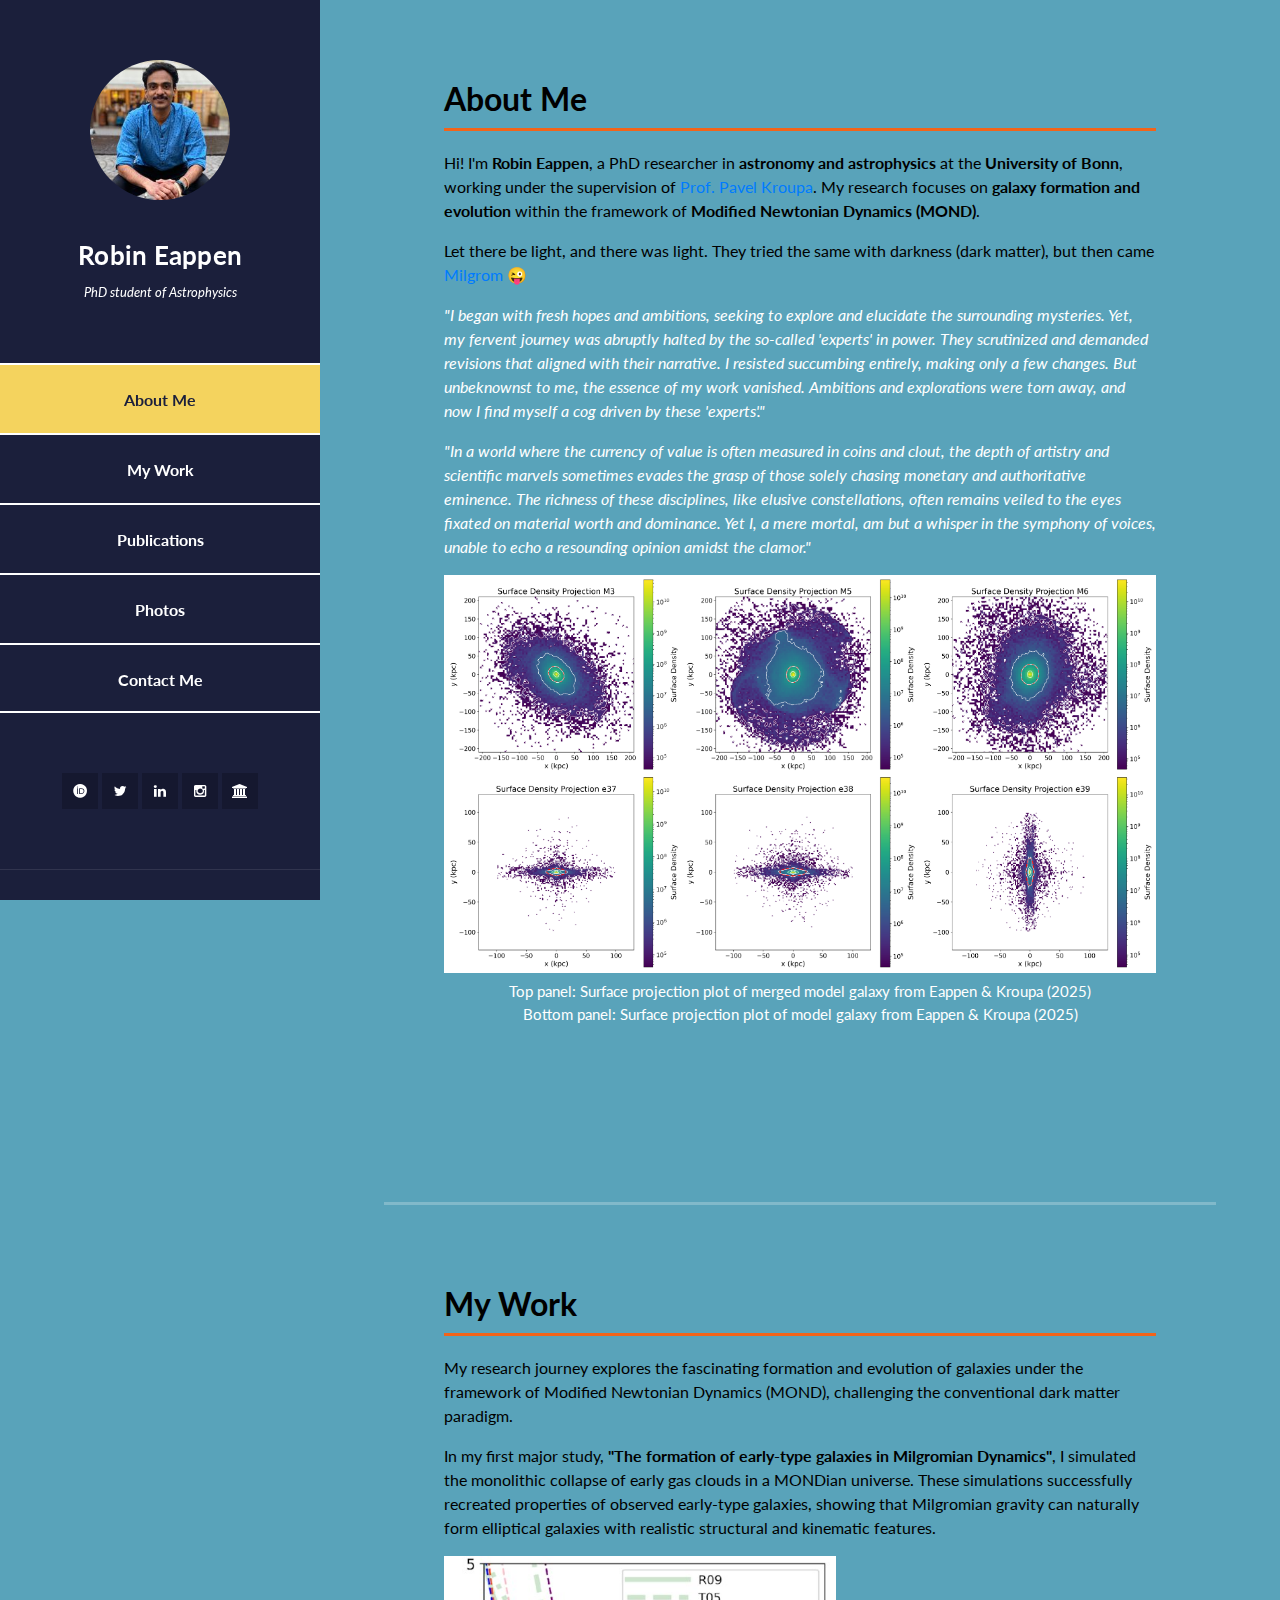
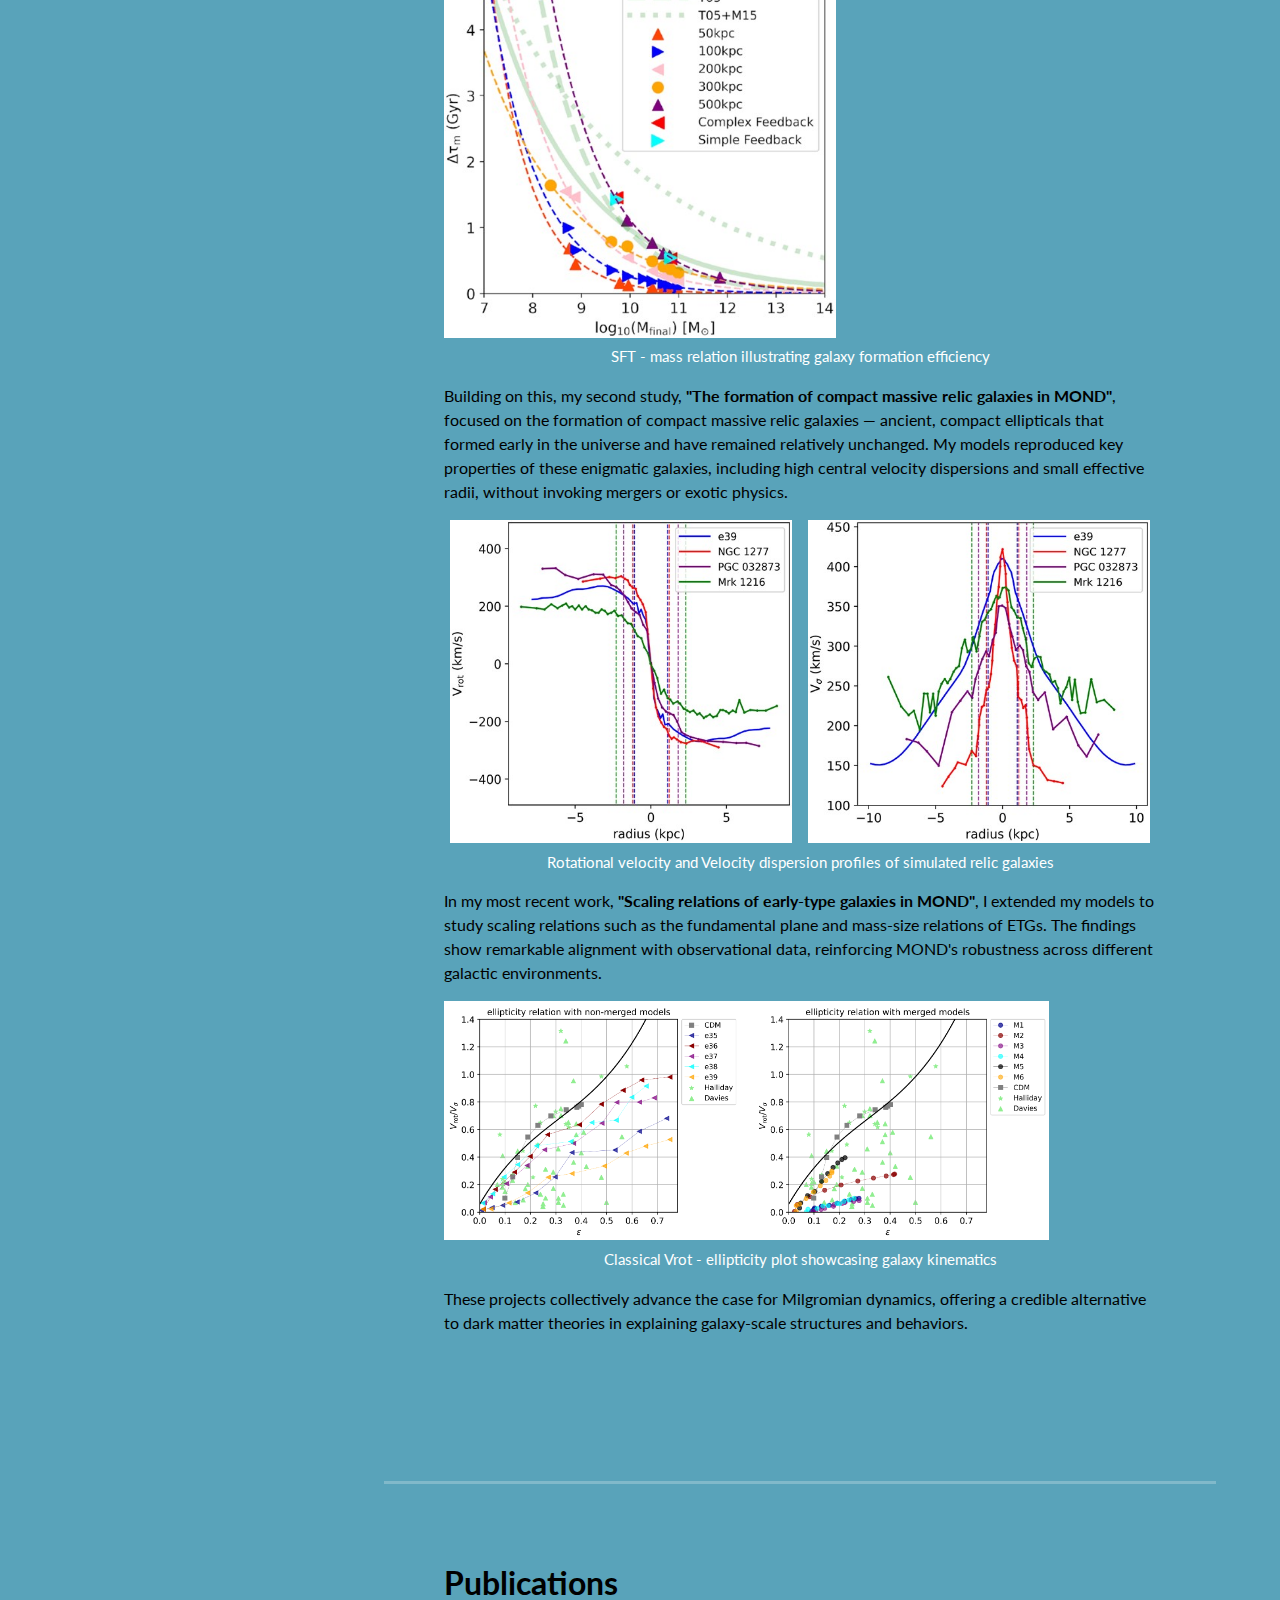
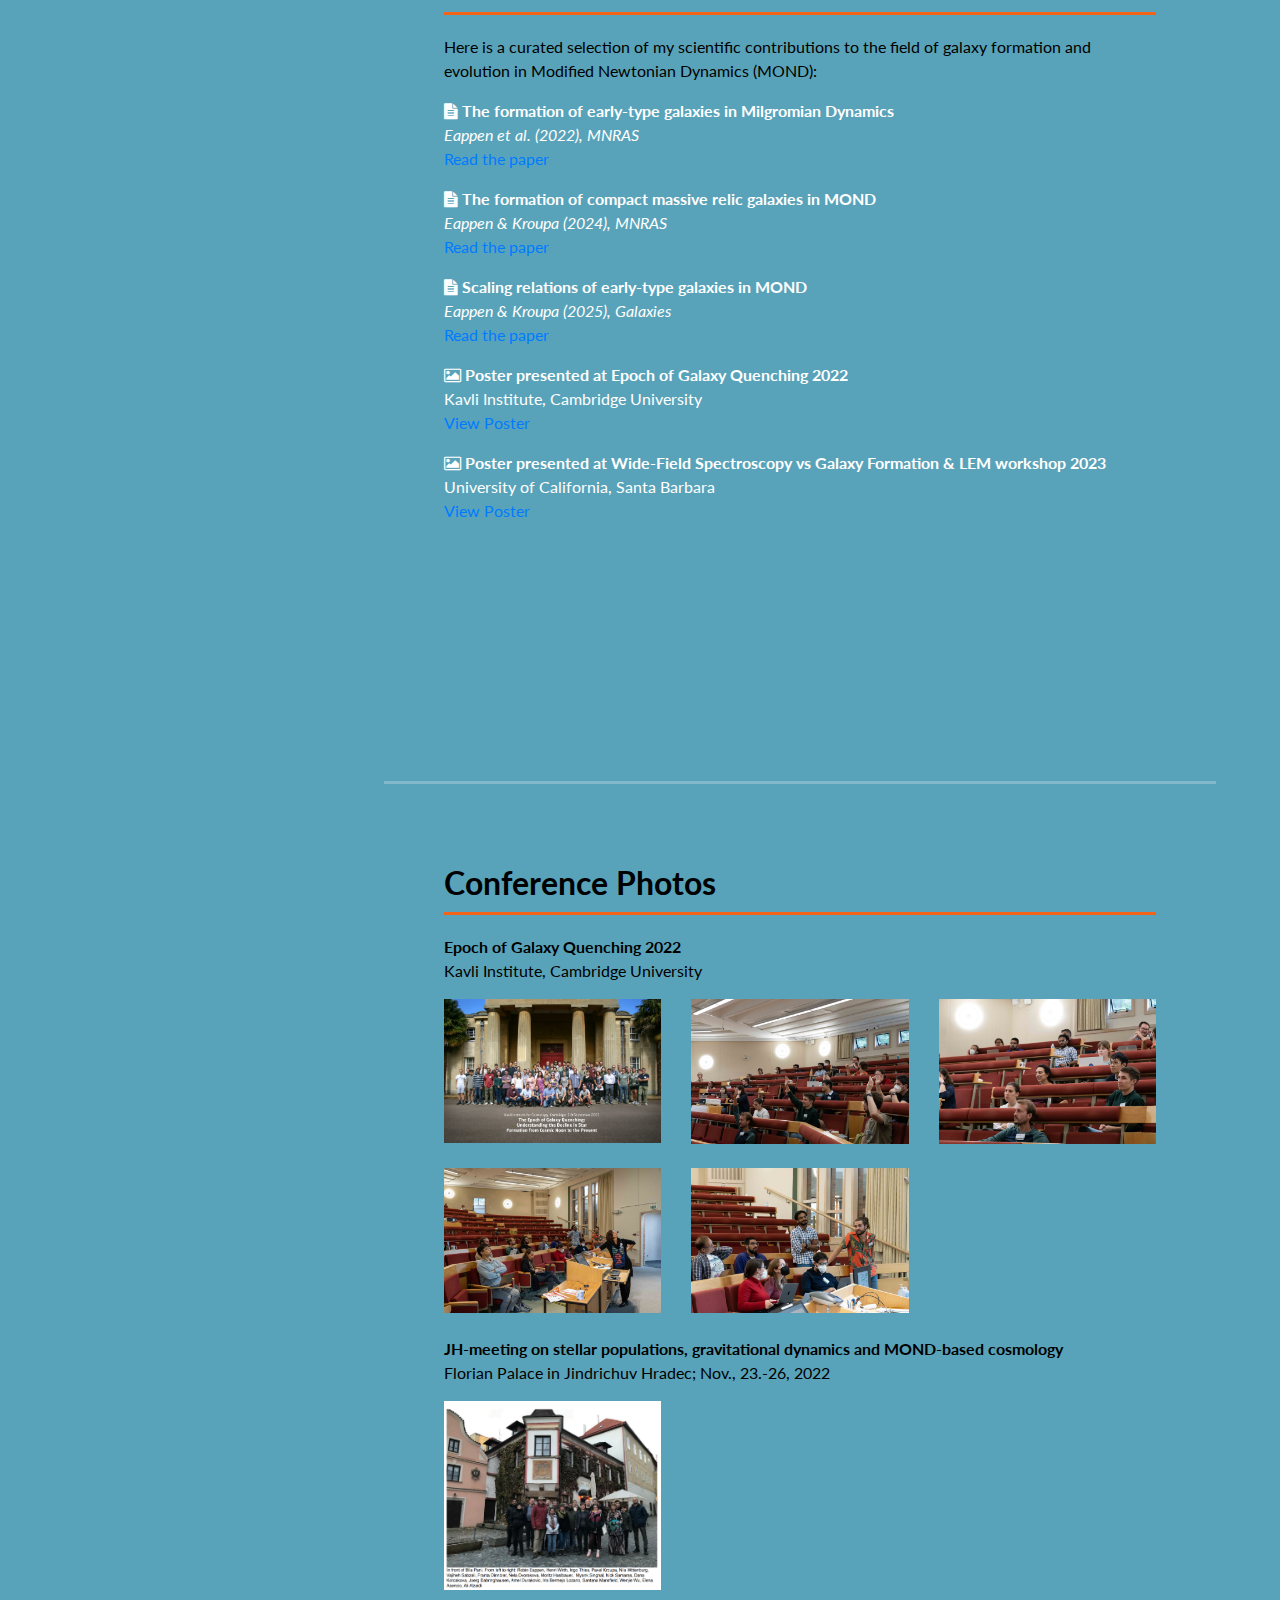
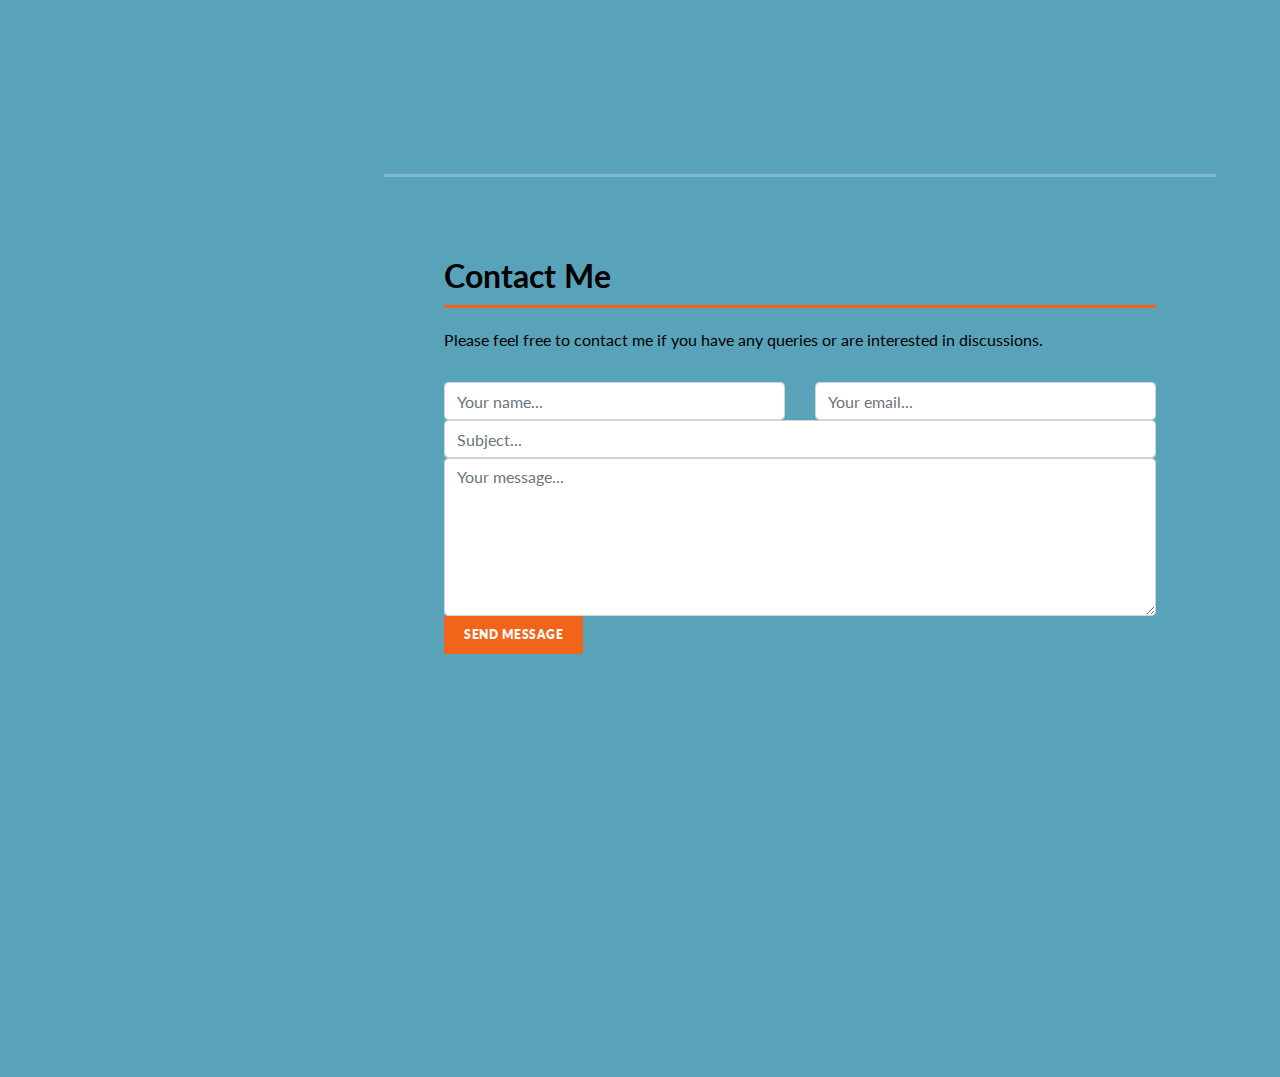
<file: index.html>
<!DOCTYPE html>
<html lang="en">

<head>
  <meta charset="utf-8" />
  <meta name="viewport" content="width=device-width, initial-scale=1, shrink-to-fit=no" />
  <meta name="description" content="Robin Eappen - Astrophysicist" />
  <meta name="author" content="Robin Eappen" />
  <link href="https://fonts.googleapis.com/css?family=Lato:100,300,400,700,900" rel="stylesheet" />

  <title>Robin Eappen | Astrophysics Research</title>

  <!-- Bootstrap core CSS -->
  <link href="vendor/bootstrap/css/bootstrap.min.css" rel="stylesheet" />

  <!-- Additional CSS Files -->
  <link rel="stylesheet" href="https://cdnjs.cloudflare.com/ajax/libs/font-awesome/6.5.0/css/all.min.css" crossorigin="anonymous" referrerpolicy="no-referrer" />
  <link rel="stylesheet" href="assets/css/templatemo-style.css" />
  <link rel="stylesheet" href="assets/css/owl.css" />
  <link rel="stylesheet" href="assets/css/lightbox.css" />
</head>

<body>
  <div id="page-wraper">
    <!-- Sidebar Menu -->
    <div class="responsive-nav">
      <i class="fa fa-bars" id="menu-toggle"></i>
      <div id="menu" class="menu">
        <i class="fa fa-times" id="menu-close"></i>
        <div class="container">
          <div class="image">
            <a href="#"><img src="photos/robin_web.jpg" alt="Robin Eappen" /></a>
          </div>
          <div class="author-content">
            <h4>Robin Eappen</h4>
            <span>PhD student of Astrophysics</span>
          </div>
          <nav class="main-nav" role="navigation">
            <ul class="main-menu">
              <li><a href="#section1">About Me</a></li>
              <li><a href="#section2">My Work</a></li>
              <li><a href="#section3">Publications</a></li>
              <li><a href="#section5">Photos</a></li>
              <li><a href="#section4">Contact Me</a></li>
            </ul>
          </nav>
          <div class="social-network">
            <ul class="soial-icons">
              <li><a href="https://orcid.org/0000-0002-5429-0715" target="_blank" title="ORCID"><i class="fa-brands fa-orcid"></i></a></li>
              <li><a href="https://twitter.com/robineappen"><i class="fa fa-twitter"></i></a></li>
              <li><a href="https://www.linkedin.com/in/robin-eappen-66a80632"><i class="fa fa-linkedin"></i></a></li>
              <li><a href="https://www.instagram.com/robineappen/"><i class="fa fa-instagram"></i></a></li>
              <li><a href="https://www.mff.cuni.cz/cs/fakulta/organizacni-struktura/lide?hdl=12803"><i class="fa fa-university"></i></a></li>
            </ul>
          </div>
          <div class="copyright-text">
            <p>&copy; 2025 Robin Eappen</p>
          </div>
        </div>
      </div>
    </div>

    <!-- About Me Section -->
    <section class="section about-me" data-section="section1">
      <div class="container">
        <div class="section-heading text-left">
          <h2>About Me</h2>
          <div class="line-dec"></div>
          <p>Hi! I'm <strong>Robin Eappen</strong>, a PhD researcher in <strong>astronomy and astrophysics</strong> at the <strong>University of Bonn</strong>, working under the supervision of <a href="https://astro.uni-bonn.de/~pavel/" target="_blank">Prof. Pavel Kroupa</a>. My research focuses on <strong>galaxy formation and evolution</strong> within the framework of <strong>Modified Newtonian Dynamics (MOND)</strong>.</p>
          <p>Let there be light, and there was light. They tried the same with darkness (dark matter), but then came <a href="https://en.wikipedia.org/wiki/Mordehai_Milgrom" target="_blank">Milgrom</a> 😜</p>
          <blockquote><em>"I began with fresh hopes and ambitions, seeking to explore and elucidate the surrounding mysteries. Yet, my fervent journey was abruptly halted by the so-called 'experts' in power. They scrutinized and demanded revisions that aligned with their narrative. I resisted succumbing entirely, making only a few changes. But unbeknownst to me, the essence of my work vanished. Ambitions and explorations were torn away, and now I find myself a cog driven by these 'experts'."</em></blockquote>
          <blockquote><em>"In a world where the currency of value is often measured in coins and clout, the depth of artistry and scientific marvels sometimes evades the grasp of those solely chasing monetary and authoritative eminence. The richness of these disciplines, like elusive constellations, often remains veiled to the eyes fixated on material worth and dominance. Yet I, a mere mortal, am but a whisper in the symphony of voices, unable to echo a resounding opinion amidst the clamor."</em></blockquote>
          <figure>
            <img src="photos/galaxyhome.png" alt="Galaxy simulation image" style="width: 100%; height: auto;">
            <figcaption style="text-align: center; font-size: 0.95em; margin-top: 0.5em;">Top panel: Surface projection plot of merged model galaxy from Eappen & Kroupa (2025)<br>Bottom panel: Surface projection plot of model galaxy from Eappen & Kroupa (2025)</figcaption>
          </figure>
        </div>
      </div>
    </section>

    <!-- My Work Section -->
    <section class="section my-work" data-section="section2">
      <div class="container">
        <div class="section-heading text-left">
          <h2>My Work</h2>
          <div class="line-dec"></div>
          <p>My research journey explores the fascinating formation and evolution of galaxies under the framework of Modified Newtonian Dynamics (MOND), challenging the conventional dark matter paradigm.</p>

          <p>In my first major study, <strong>"The formation of early-type galaxies in Milgromian Dynamics"</strong>, I simulated the monolithic collapse of early gas clouds in a MONDian universe. These simulations successfully recreated properties of observed early-type galaxies, showing that Milgromian gravity can naturally form elliptical galaxies with realistic structural and kinematic features.</p>
          <figure>
            <img src="photos/downsizing.jpeg" alt="Galaxy simulation image" style="width: 55%; height: auto;">
            <figcaption style="text-align: center; font-size: 0.95em; margin-top: 0.5em;">SFT - mass relation illustrating galaxy formation efficiency</figcaption>
          </figure>

          <p>Building on this, my second study, <strong>"The formation of compact massive relic galaxies in MOND"</strong>, focused on the formation of compact massive relic galaxies — ancient, compact ellipticals that formed early in the universe and have remained relatively unchanged. My models reproduced key properties of these enigmatic galaxies, including high central velocity dispersions and small effective radii, without invoking mergers or exotic physics.</p>
          <figure style="text-align: center;">
            <div style="display: flex; justify-content: center; gap: 1em; flex-wrap: wrap;">
              <img src="photos/Cr1.jpeg" alt="Rotational velocity" style="width: 48%; height: auto;">
              <img src="photos/Cr2.jpeg" alt="Velocity dispersion" style="width: 48%; height: auto;">
            </div>
            <figcaption style="font-size: 0.95em; margin-top: 0.5em;">Rotational velocity and Velocity dispersion profiles of simulated relic galaxies</figcaption>
          </figure>

          <p>In my most recent work, <strong>"Scaling relations of early-type galaxies in MOND"</strong>, I extended my models to study scaling relations such as the fundamental plane and mass-size relations of ETGs. The findings show remarkable alignment with observational data, reinforcing MOND's robustness across different galactic environments.</p>
          <figure>
            <img src="photos/vrot.png" alt="Galaxy simulation image" style="width: 85%; height: auto;">
            <figcaption style="text-align: center; font-size: 0.95em; margin-top: 0.5em;">Classical Vrot - ellipticity plot showcasing galaxy kinematics</figcaption>
          </figure>

          <p>These projects collectively advance the case for Milgromian dynamics, offering a credible alternative to dark matter theories in explaining galaxy-scale structures and behaviors.</p>
        </div>
      </div>
    </section>
     <section class="section publications" data-section="section3">
      <div class="container">
        <div class="section-heading text-left">
          <h2>Publications</h2>
          <div class="line-dec"></div>
          <p>Here is a curated selection of my scientific contributions to the field of galaxy formation and evolution in Modified Newtonian Dynamics (MOND):</p>
          <ul class="list-unstyled">
            <li class="mb-3">
              <i class="fa fa-file-alt"></i>
              <strong>The formation of early-type galaxies in Milgromian Dynamics</strong><br>
              <em>Eappen et al. (2022), MNRAS</em><br>
              <a href="https://ui.adsabs.harvard.edu/abs/2022MNRAS.tmp.2144E/abstract" target="_blank">Read the paper</a>
            </li>
            <li class="mb-3">
              <i class="fa fa-file-alt"></i>
              <strong>The formation of compact massive relic galaxies in MOND</strong><br>
              <em>Eappen &amp; Kroupa (2024), MNRAS</em><br>
              <a href="https://academic.oup.com/mnras/article/528/3/4264/7590819" target="_blank">Read the paper</a>
            </li>
            <li class="mb-3">
              <i class="fa fa-file-alt"></i>
              <strong>Scaling relations of early-type galaxies in MOND</strong><br>
              <em>Eappen &amp; Kroupa (2025), Galaxies</em><br>
              <a href="https://www.mdpi.com/2075-4434/13/2/22" target="_blank">Read the paper</a>
            </li>
            <li class="mb-3">
              <i class="fa fa-image"></i>
              <strong>Poster presented at Epoch of Galaxy Quenching 2022</strong><br>
              Kavli Institute, Cambridge University<br>
              <a href="photos/Poster_RE_ETGs.pdf" target="_blank">View Poster</a>
            </li>
            <li class="mb-3">
              <i class="fa fa-image"></i>
              <strong>Poster presented at Wide-Field Spectroscopy vs Galaxy Formation & LEM workshop 2023</strong><br>
              University of California, Santa Barbara<br>
              <a href="photos/Poster_RE_ETGs_USA.pdf" target="_blank">View Poster</a>
            </li>
          </ul>
        </div>
      </div>
    </section>

    <!-- Photos Section -->
    <section class="section photos" data-section="section5">
      <div class="container">
        <div class="section-heading text-left">
          <h2>Conference Photos</h2>
          <div class="line-dec"></div>
          <p><strong>Epoch of Galaxy Quenching 2022</strong><br>
            Kavli Institute, Cambridge University</p>

          <div class="row">
            <!-- Gallery images -->
            <div class="col-md-4 col-sm-6 mb-4">
              <a href="photos/Screenshot from 2025-04-05 01-54-23.png" data-lightbox="conference-gallery" data-title="Epoch of Galaxy Quenching 2022">
                <img class="img-fluid" src="photos/Screenshot from 2025-04-05 01-54-23.png" alt="Conference Photo 1">
              </a>
            </div>
            <div class="col-md-4 col-sm-6 mb-4">
              <a href="photos/DSC04657.jpg" data-lightbox="conference-gallery" data-title="Epoch of Galaxy Quenching 2022">
                <img class="img-fluid" src="photos/DSC04657.jpg" alt="Conference Photo 2">
              </a>
            </div>
            <div class="col-md-4 col-sm-6 mb-4">
              <a href="photos/DSC04662.jpg" data-lightbox="conference-gallery" data-title="Epoch of Galaxy Quenching 2022">
                <img class="img-fluid" src="photos/DSC04662.jpg" alt="Conference Photo 3">
              </a>
            </div>
            <div class="col-md-4 col-sm-6 mb-4">
              <a href="photos/DSC04696.jpg" data-lightbox="conference-gallery" data-title="Epoch of Galaxy Quenching 2022">
                <img class="img-fluid" src="photos/DSC04696.jpg" alt="Conference Photo 4">
              </a>
            </div>
            <div class="col-md-4 col-sm-6 mb-4">
              <a href="photos/DSC04701.jpg" data-lightbox="conference-gallery" data-title="Epoch of Galaxy Quenching 2022">
                <img class="img-fluid" src="photos/DSC04701.jpg" alt="Conference Photo 5">
              </a>
            </div>
          </div>
            <p><strong>JH-meeting on stellar populations, gravitational dynamics and MOND-based cosmology</strong><br>
            Florian Palace in Jindrichuv Hradec; Nov., 23.-26, 2022</p>
            <div class="row">
            <!-- Gallery images -->
            <div class="col-md-4 col-sm-6 mb-4">
              <a href="photos/Screenshot from 2025-04-05 01-54-23.png" data-lightbox="conference-gallery" data-title="JH Meeting 2022">
                <img class="img-fluid" src="photos/Screenshot from 2025-04-12 19-11-05.png" alt="Conference Photo 1">
              </a>
            </div>
        </div>
      </div>
    </section>

    <!-- Contact Me Section -->
    <section class="section contact-me" data-section="section4">
      <div class="container">
        <div class="section-heading text-left">
          <h2>Contact Me</h2>
          <div class="line-dec"></div>
          <p style="margin-bottom: 30px;">Please feel free to contact me if you have any queries or are interested in discussions.</p>
          <form action="https://formspree.io/f/xpwpjran" method="POST">
            <div class="row">
              <div class="col-md-6">
                <fieldset><input name="name" type="text" class="form-control" placeholder="Your name..." required></fieldset>
              </div>
              <div class="col-md-6">
                <fieldset><input name="email" type="email" class="form-control" placeholder="Your email..." required></fieldset>
              </div>
              <div class="col-md-12">
                <fieldset><input name="subject" type="text" class="form-control" placeholder="Subject..." required></fieldset>
              </div>
              <div class="col-md-12">
                <fieldset><textarea name="message" rows="6" class="form-control" placeholder="Your message..." required></textarea></fieldset>
              </div>
              <div class="col-md-12">
                <fieldset><button type="submit" class="button">Send Message</button></fieldset>
              </div>
            </div>
          </form>
        </div>
      </div>
    </section>

  </div>

  <!-- Scripts -->
  <script src="vendor/jquery/jquery.min.js"></script>
  <script src="vendor/bootstrap/js/bootstrap.bundle.min.js"></script>
  <script src="assets/js/isotope.min.js"></script>
  <script src="assets/js/owl-carousel.js"></script>
  <script src="assets/js/lightbox.js"></script>
  <script src="assets/js/custom.js"></script>

  <script>
    $(".main-menu li:first").addClass("active");

    var showSection = function (section, isAnimate) {
      var direction = section.replace(/#/, ""),
        reqSection = $(".section").filter('[data-section="' + direction + '"]'),
        reqSectionPos = reqSection.offset().top - 0;

      if (isAnimate) {
        $("body, html").animate({ scrollTop: reqSectionPos }, 800);
      } else {
        $("body, html").scrollTop(reqSectionPos);
      }
    };

    var checkSection = function () {
      $(".section").each(function () {
        var $this = $(this),
          topEdge = $this.offset().top - 80,
          bottomEdge = topEdge + $this.height(),
          wScroll = $(window).scrollTop();
        if (topEdge < wScroll && bottomEdge > wScroll) {
          var currentId = $this.data("section"),
            reqLink = $("a").filter("[href*=\\#" + currentId + "]");
          reqLink.closest("li").addClass("active").siblings().removeClass("active");
        }
      });
    };

    $(".main-menu").on("click", "a", function (e) {
      e.preventDefault();
      showSection($(this).attr("href"), true);
    });

    $(window).scroll(function () {
      checkSection();
    });
  </script>
</body>

</html>
</file>
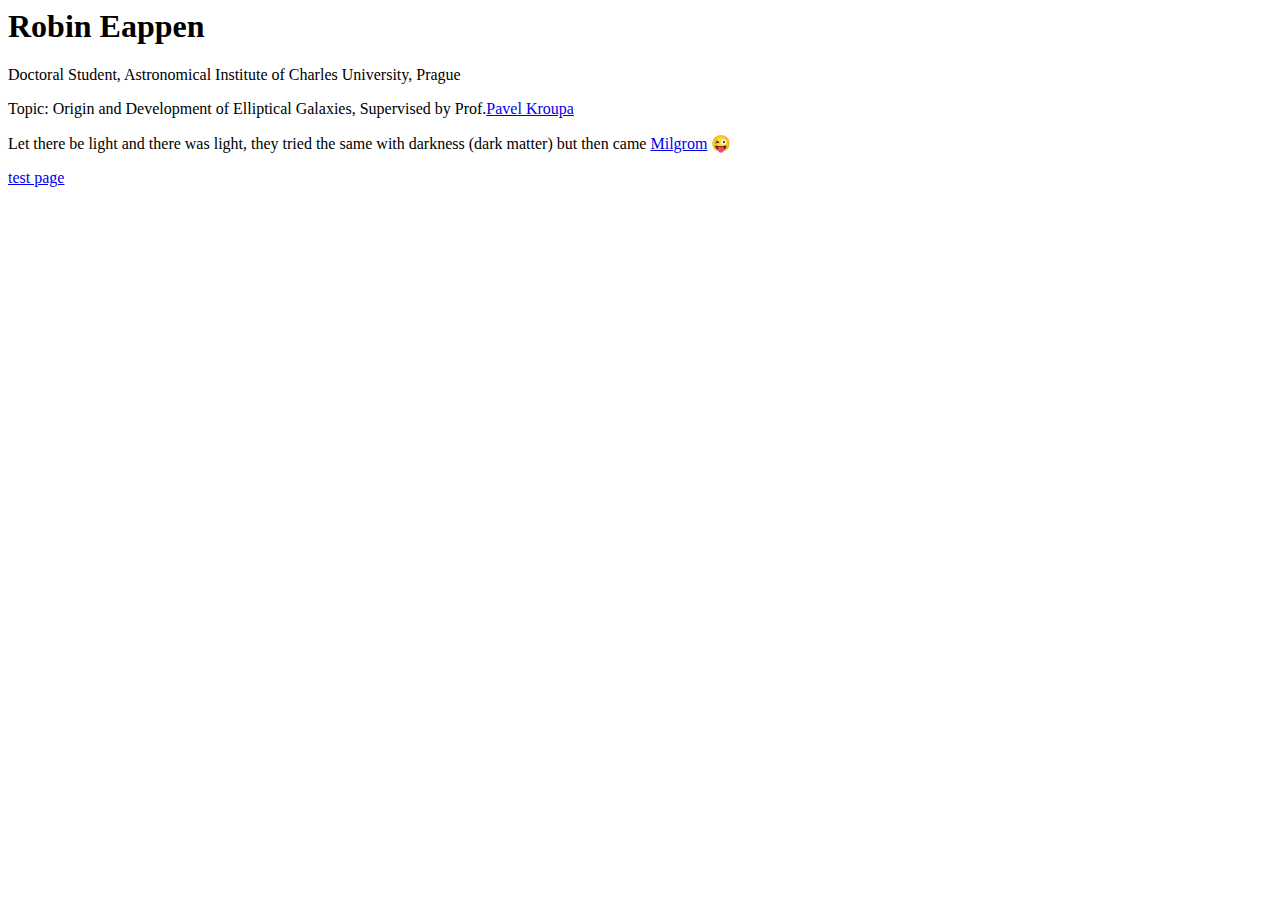
<file: index001.html>
<html>
<!-- Text between angle brackets is an HTML tag and is not 
displayed.
Most tags, such as the HTML and /HTML tags that surround the 
contents of
a page, come in pairs; some tags, like HR, for a horizontal 
rule, stand 
alone. Comments, such as the text you're reading, are not 
displayed when
the Web page is shown. The information between the HEAD and 
/HEAD tags is 
not displayed. The information between the BODY and /BODY tags 
is displayed.-->
<head>
<title>Robin Eappen</title>
</head>
<!-- The information between the BODY and /BODY tags is 
displayed.-->
<body>
<h1>Robin Eappen</h1>
<p>Doctoral Student, Astronomical Institute of Charles 
University, Prague</p>
<p>Topic: Origin and Development of Elliptical Galaxies, 
Supervised by Prof.<a 
href="https://astro.uni-bonn.de/~pavel/">Pavel Kroupa</a> </p>
<p>Let there be light and there was light, they tried the same 
with darkness (dark matter) but then came <a 
href="https://en.wikipedia.org/wiki/Mordehai_Milgrom">Milgrom</a> 
&#128540; </p>
<p> <a href="lol.html">test page </a>   </p>



</body>
</html>
</file>
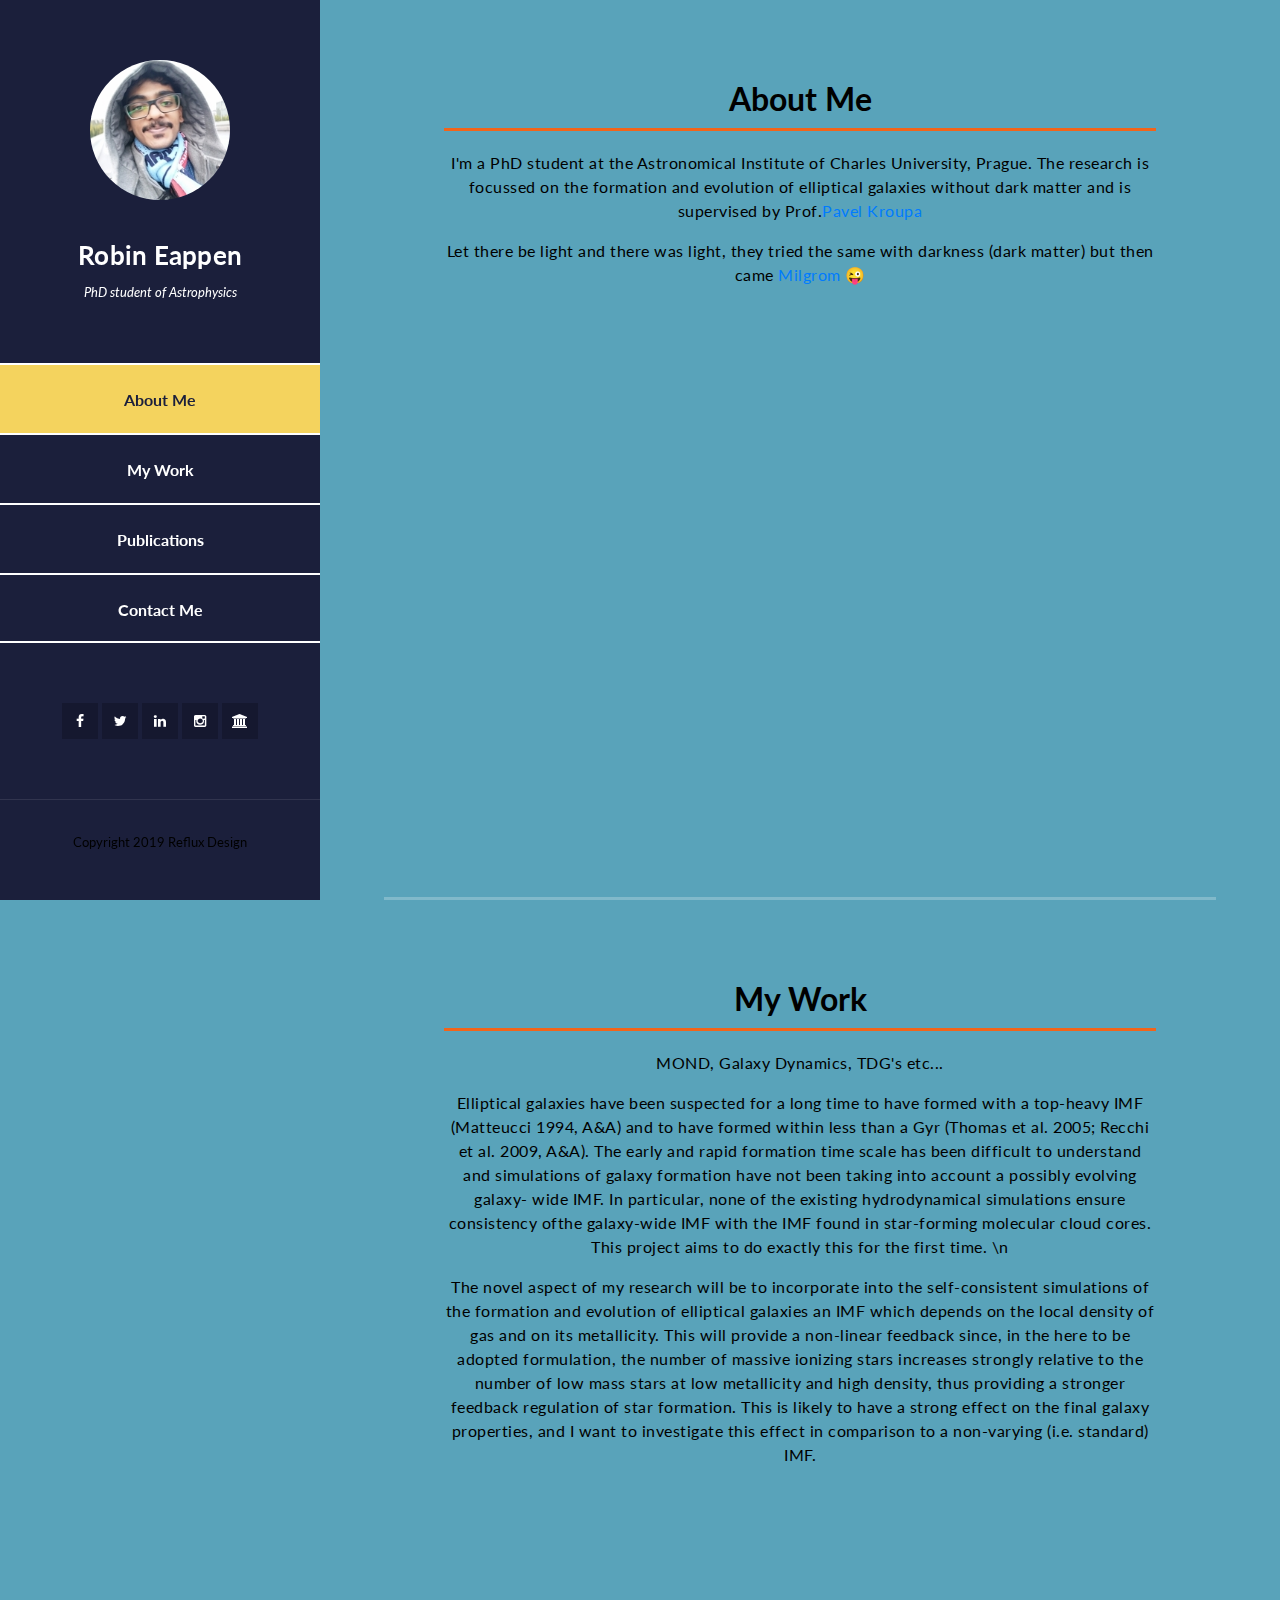
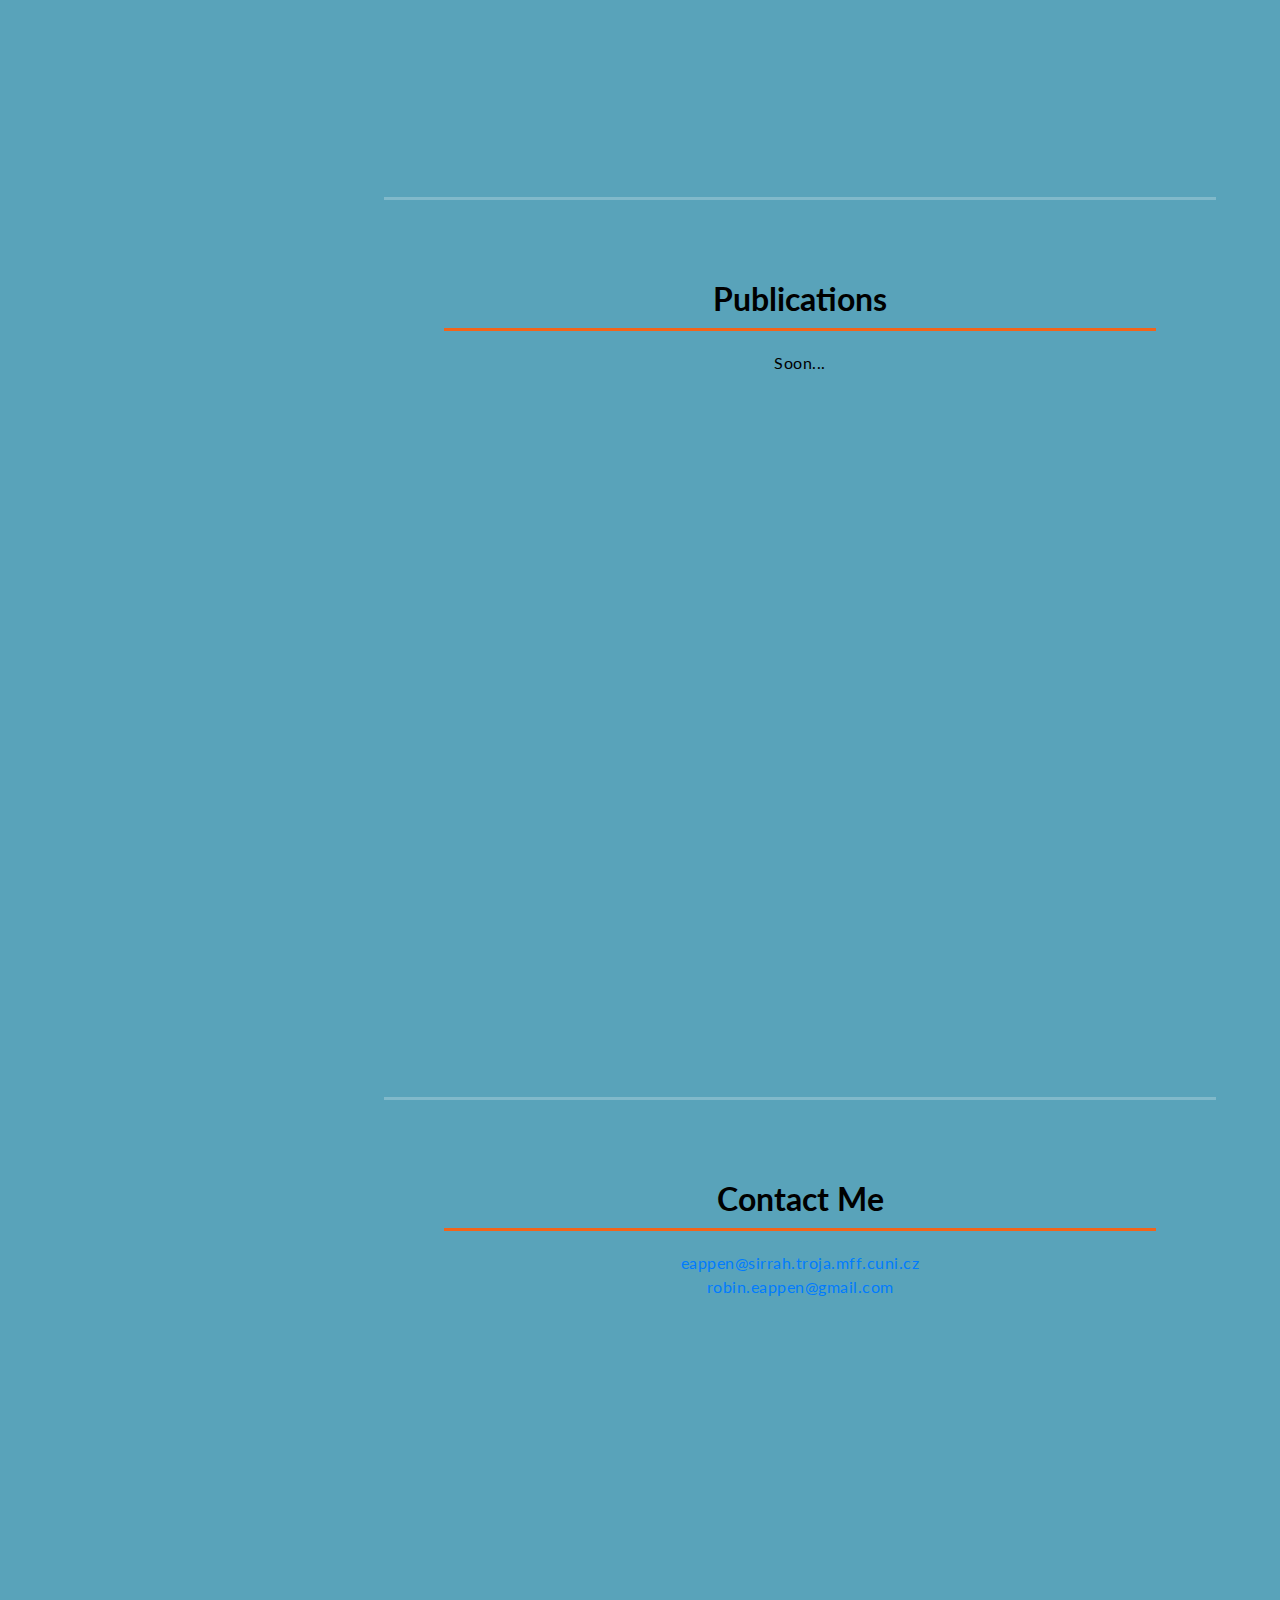
<file: lol.html>
<!DOCTYPE html>

<html lang="en">

  <head>

    <meta charset="utf-8" />

    <meta

      name="viewport"

      content="width=device-width, initial-scale=1, shrink-to-fit=no"

    />

    <meta name="description" content="" />

    <meta name="author" content="" />

    <link

      
href="https://fonts.googleapis.com/css?family=Lato:100,300,400,700,900"

      rel="stylesheet"

    />



    <title>Robin Eappen webpage</title>

<!--

Reflux Template

https://templatemo.com/tm-531-reflux

-->

    <!-- Bootstrap core CSS -->

    <link href="vendor/bootstrap/css/bootstrap.min.css" rel="stylesheet" 
/>



    <!-- Additional CSS Files -->

    <link rel="stylesheet" href="assets/css/fontawesome.css" />

    <link rel="stylesheet" href="assets/css/templatemo-style.css" />

    <link rel="stylesheet" href="assets/css/owl.css" />

    <link rel="stylesheet" href="assets/css/lightbox.css" />

  </head>



  <body>

    <div id="page-wraper">

      <!-- Sidebar Menu -->

      <div class="responsive-nav">

        <i class="fa fa-bars" id="menu-toggle"></i>

        <div id="menu" class="menu">

          <i class="fa fa-times" id="menu-close"></i>

          <div class="container">

            <div class="image">

              <a href="#"><img src="photos/robin_sirrahnew.jpg" alt="" 
/></a>

            </div>

            <div class="author-content">

              <h4>Robin Eappen</h4>

              <span>PhD student of Astrophysics</span>

            </div>

            <nav class="main-nav" role="navigation">

              <ul class="main-menu">

                <li><a href="#section1">About Me</a></li>

                <li><a href="#section2">My Work</a></li>

                <li><a href="#section3">Publications</a></li>

                <li><a href="#section4">Contact Me</a></li>

              </ul>

            </nav>

            <div class="social-network">

              <ul class="soial-icons">

                <li>

                  <a href="https://fb.com/robin.eappen"

                    ><i class="fa fa-facebook"></i

                  ></a>

                </li>

                <li>

                  <a href="https://twitter.com/robineappen"><i class="fa 
fa-twitter"></i></a>

                </li>

                <li>

                  <a 
href="https://www.linkedin.com/in/robin-eappen-66a80632"><i 
class="fa fa-linkedin"></i></a>

                </li>

                <li>

                  <a href="https://www.instagram.com/robineappen/"><i 
class="fa fa-instagram"></i></a>

                </li>

                <li>

                  <a href="https://astro.mff.cuni.cz/index_en.html"><i 
class="fa fa-university"></i></a>

                </li>

              </ul>

            </div>

            <div class="copyright-text">

              <p>Copyright 2019 Reflux Design</p>

            </div>

          </div>

        </div>

      </div>



      <section class="section about-me" data-section="section1">

        <div class="container">

          <div class="section-heading">

            <h2>About Me</h2>

            <div class="line-dec"></div>

            <span

              >I'm a PhD student at the Astronomical Institute of 
Charles University, Prague. The research is focussed on the 
formation and evolution of elliptical galaxies without dark matter and 
is 
supervised by Prof.<a 
href="https://astro.uni-bonn.de/~pavel/">Pavel Kroupa</a></p>
    <p>Let there be light and there was light, they tried the 
same with darkness (dark matter) but then came <a 
href="https://en.wikipedia.org/wiki/Mordehai_Milgrom">Milgrom</a> 
&#128540; </span

            >

          </div>

      </section>



      <section class="section my-work" data-section="section2">

        <div class="container">

          <div class="section-heading">

            <h2>My Work</h2>

            <div class="line-dec"></div>

            <span

              ><p> MOND, Galaxy Dynamics, TDG's etc...
<p>Elliptical galaxies have been suspected for a long time to have 
formed 
with a top-heavy IMF (Matteucci 1994, A&A) and to have formed within  
less than a Gyr (Thomas et al. 2005; Recchi et al. 2009, A&A). The early and rapid formation time scale has been difficult to understand and 
simulations of galaxy formation have not been taking into account a possibly evolving galaxy- wide IMF. In particular, none of the existing hydrodynamical simulations 
ensure consistency ofthe galaxy-wide IMF with the IMF found in star-forming molecular cloud 
cores. This project aims to do exactly this for the first time. \n

<p>The novel aspect of my research will be to incorporate into the 
self-consistent simulations of the
formation and evolution of elliptical galaxies an IMF which depends on the local density of gas
and on its metallicity. This will provide a non-linear feedback since, in the here to be adopted
formulation, the number of massive ionizing stars increases strongly relative to the number of
low mass stars at low metallicity and high density, thus providing a stronger feedback regulation
of star formation. This is likely to have a strong effect on the final galaxy properties, and I want
to investigate this effect in comparison to a non-varying (i.e. standard) IMF.


</span

            >

          </div>

      </section>



      <section class="section publications" data-section="section3">

        <div class="container">

          <div class="section-heading">

            <h2>Publications</h2>

            <div class="line-dec"></div>

            <span

              >Soon...
</span

            >

          </div>

      </section>



      <section class="section contact-me" data-section="section4">

        <div class="container">

          <div class="section-heading">

            <h2>Contact Me</h2>

            <div class="line-dec"></div>

            <span

              > <a href = "mailto: 
eappen@sirrah.troja.mff.cuni.cz">eappen@sirrah.troja.mff.cuni.cz</a>
<p> <a href = "mailto:
robin.eappen@gmail.com">robin.eappen@gmail.com</a>
</span

            >

          </div>

         

      </section>

    </div>



    <!-- Scripts -->

    <!-- Bootstrap core JavaScript -->

    <script src="vendor/jquery/jquery.min.js"></script>

    <script src="vendor/bootstrap/js/bootstrap.bundle.min.js"></script>



    <script src="assets/js/isotope.min.js"></script>

    <script src="assets/js/owl-carousel.js"></script>

    <script src="assets/js/lightbox.js"></script>

    <script src="assets/js/custom.js"></script>

    <script>

      //according to loftblog tut

      $(".main-menu li:first").addClass("active");



      var showSection = function showSection(section, isAnimate) {

        var direction = section.replace(/#/, ""),

          reqSection = $(".section").filter(

            '[data-section="' + direction + '"]'

          ),

          reqSectionPos = reqSection.offset().top - 0;



        if (isAnimate) {

          $("body, html").animate(

            {

              scrollTop: reqSectionPos

            },

            800

          );

        } else {

          $("body, html").scrollTop(reqSectionPos);

        }

      };



      var checkSection = function checkSection() {

        $(".section").each(function() {

          var $this = $(this),

            topEdge = $this.offset().top - 80,

            bottomEdge = topEdge + $this.height(),

            wScroll = $(window).scrollTop();

          if (topEdge < wScroll && bottomEdge > wScroll) {

            var currentId = $this.data("section"),

              reqLink = $("a").filter("[href*=\\#" + currentId + "]");

            reqLink

              .closest("li")

              .addClass("active")

              .siblings()

              .removeClass("active");

          }

        });

      };



      $(".main-menu").on("click", "a", function(e) {

        e.preventDefault();

        showSection($(this).attr("href"), true);

      });



      $(window).scroll(function() {

        checkSection();

      });

    </script>

  </body>

</html>
</file>
<file: assets/css/templatemo-style.css>
/*

Reflux Template

https://templatemo.com/tm-531-reflux

*/

@import url(fontawesome.css);
@import url("https://fonts.googleapis.com/css?family=Lato:100,300,400,700,900");
body {
    font-family: 'Lato', sans-serif;
}

#page-wraper {
  background-color: #59a3ba;
  background-image: url("https://www.transparenttextures.com/patterns/45-degree-fabric-light.png");
  background-repeat: repeat;
  background-attachment: fixed;
  background-position: center;
}

/* Basic */

body {
    overflow-x: hidden;
}

input,
select,
textarea {
    outline: none;
}

a,
a:hover {
    text-decoration: none;
}

p {
    font-size: 16px;
    line-height: 24px;
    color: #000;
}

h4 {
    font-size: 26px;
    font-weight: 700;
    color: #000;
    letter-spacing: 0.25px;
}

img {
    width: 100%;
    overflow: hidden;
}

ul {
    padding: 0;
    margin: 0;
    list-style: none;
}

ul li {
    display: inline-block;
}

html {
    -webkit-box-sizing: border-box;
    -moz-box-sizing: border-box;
    box-sizing: border-box;
}

*,
*:before,
*:after {
    -webkit-box-sizing: inherit;
    -moz-box-sizing: inherit;
    box-sizing: inherit;
}

.clearfix {
    zoom: 1;
}

.clearfix:before,
.clearfix:after {
    content: "";
    display: table;
}

.clearfix:after {
    clear: both;
}

.container {
    margin: 0 auto;
}

.main-nav {
    text-align: center;
}

.main-nav li:last-child a {
    border-bottom: 2px solid #fff;
}

.main-nav li {
    display: block;
}

.main-nav li a {
    height: 70px;
    line-height: 70px;
    display: inline-block;
    font-size: 16px;
    font-weight: 700;
    color: #fff;
    width: 100%;
    transition: all 0.5s;
    border-top: 2px solid #fff;
}

.main-nav li:hover a,
.main-nav li.active a {
    background: #F4D35E; /* Muted gold */
    color: #1B1F3B;      /* Navy for contrast */
}

/* Sidebar Menu */

.menu .image {
    margin-top: 60px;
}

.menu .image img {
    width: 140px;
    height: 140px;
    border-radius: 50%;
    text-align: center;
}

.menu .author-content {
    margin: 40px 0px 60px 0px;
}

.menu .author-content h4 {
  color: #fff;
  font-weight: 700;
}

.menu .author-content span {
    font-size: 13px;
    font-style: italic;
    color: #fff;
}

.menu .social-network {
    margin-top: 60px;
}

.menu .social-network ul li {
    margin: 0 3px;
}

.menu .social-network ul li a {
    width: 40px;
    height: 40px;
    display: inline-block;
    text-align: center;
    line-height: 40px;
    background-color: rgba(0, 0, 0, 0.2);
    color: #fff;
    font-size: 14px;
    transition: all 0.5s;
}

.menu .social-network ul li a:hover {
    background-color: #fff;
    color: #a43f49;
}

.menu .copyright-text {
    position: relative;
    margin-top: 60px;
}

.menu .copyright-text p {
    border-top: 1px solid rgba(250, 250, 250, 0.1);
    display: inline-block;
    width: 100%;
    padding-left: 30px;
    padding-right: 30px;
    padding-top: 30px;
    font-size: 13px;
}

.menu:before,
.menu:after {
    content: "";
    display: table;
}

.menu:after {
    clear: both;
}

.menu a {
    text-decoration: none;
    color: inherit;
}

.menu {
    text-align: center;
}

.menu::-webkit-scrollbar {
    display: none;
}

.menu {
    left: 10%;
  -webkit-transition: -webkit-transform 233ms cubic-bezier(0, 0, 0.21, 1);
  -webkit-overflow-scrolling: touch;
  background-color: #1B1F3B;
  box-sizing: border-box;
  height: 100vh;  
  max-height: 100vh !important;
  max-width: 80vw !important;
  min-width: 45px !important;
  outline: none;
  overflow-x: hidden !important;
  overflow-y: auto !important;
  padding: 0;
  position: fixed !important;
  top: calc(0px);  
  width: 20%;
  will-change: transform;
  z-index: 9999 !important;
}

.menu-toggle {
  color: #fff;
  cursor: pointer;
  font-size: 25px;
  position: fixed;
  right: 25px;
  top: 25px;
}

#menu-toggle {
    z-index: 999;
    cursor: pointer;
    position: fixed;
    top: 0;
    left: 0;
    color: #a43f49;
    background-color: #fff;
    width: 60px;
    height: 60px;
    text-align: center;
    display: inline-block;
    line-height: 60px;
}

.menu-close {
  cursor: pointer;
}

#menu-close {
    cursor: pointer;
    text-align: right;
    color: #a43f49;
    background-color: #fff;
    width: 100%;
    height: 60px;
    text-align: center;
    display: inline-block;
    line-height: 60px;
}


/* Section */

.section {
    color: #000;
    width: 55%;
    right: 10%;
    left: 35%;
    position: relative;
    min-height: 100vh;
    padding-bottom: 80px;
    border-bottom: 3px solid rgba(250, 250, 250, 0.25);
}

.section-heading {
    text-align: center;
    padding: 80px 45px;
}

.section-heading h2 {
    font-size: 32px;
    font-weight: 700;
    color: #000;
}

.section-heading .line-dec {
    width: 100%;
    height: 3px;
    background-color: #F26419;
    margin: 10px 0 20px 0;

}

.section-heading span {
    margin-top: 5px;
    font-size: 16px;
    color: #000;
    letter-spacing: 0.5px;
}


/* Buttons */

.white-button a {
    display: inline-block;
    padding: 12px 20px;
    background-color: #F26419;
    color: #fff;
    font-size: 13px;
    font-weight: 800;
    letter-spacing: 0.5px;
    text-transform: uppercase;
    transition: all 0.5s;
}

.white-button a:hover {
    background-color: #d94d07;
    color: #fff;
}

button {
    display: inline-block;
    padding: 10px 20px;
    background-color: #F26419;
    color: #fff;
    font-size: 12px;
    font-weight: 800;
    letter-spacing: 0.5px;
    text-transform: uppercase;
    transition: all 0.5s;
    border: none;
    outline: none;
    cursor: pointer;
}

button:hover {
    outline: none;
    background-color: #d94d07;
    color: #fff;
}


/* Left & Right Post */

.right-image-post {
    margin-top: 60px;
    padding-top: 60px;
    border-top: 2px solid rgba(250, 250, 250, 0.1);
}

.left-image img,
.right-image img {
    border-radius: 5px;
}

.right-image-post h4,
.left-image-post h4 {
    margin-top: 30px;
}

.right-image-post p,
.left-image-post p {
    margin-top: 20px;
}

.right-image-post .white-button,
.left-image-post .white-button {
    margin-top: 30px;
}


/* Services */

.my-services .col-md-6 {
    padding-left: 5px;
    padding-right: 5px;
}

.service-item {
    margin-bottom: 10px;
    padding: 50px;
    background-color: rgba(250, 250, 250, 0.1);
    transition: all 0.5s;
}

.service-item h4 {
    transition: all 0.5s;
}

.service-item p {
    transition: all 0.5s;
}

.service-item:hover {
    background-color: rgba(250, 250, 250, 1);
}

.service-item:hover h4 {
    color: #1e1e1e;
}

.service-item:hover p {
    color: #4a4a4a;
}

.service-item .service-icon {
    width: 70px;
    height: 70px;
    display: inline-block;
    margin-bottom: 30px;
    background-size: cover;
    background-repeat: no-repeat;
    transition: all 0.5s;
}

.service-item .first-service-icon {
    background-image: url(../images/first-white-icon.png);
}

.service-item:hover .first-service-icon {
    background-image: url(../images/first-main-icon.png);
}

.service-item .second-service-icon {
    background-image: url(../images/second-white-icon.png);
}

.service-item:hover .second-service-icon {
    background-image: url(../images/second-main-icon.png);
}

.service-item .third-service-icon {
    background-image: url(../images/third-white-icon.png);
}

.service-item:hover .third-service-icon {
    background-image: url(../images/third-main-icon.png);
}

.service-item .fourth-service-icon {
    background-image: url(../images/fourth-white-icon.png);
}

.service-item:hover .fourth-service-icon {
    background-image: url(../images/fourth-main-icon.png);
}


/* My Work */

section.my-work .section-heading {
    text-align: center;
    padding: 80px 45px 50px 45px;
}

.isotope-wrapper {
    position: relative;
    width: 100%;
    margin: auto;
}

.isotope-toolbar input[type="radio"] {
    display: none;
}

.isotope-toolbar span {
    text-transform: capitalize;
    display: inline-block;
    margin-right: 15px;
    padding-bottom: 3px;
    font-size: 15px;
    font-weight: 700;
    border-bottom: 2px solid transparent;
    transform: ease-in-out 0.5s;
    cursor: pointer;
}

.isotope-toolbar input[type="radio"]:checked + span {
    color: #a43f49;
    border-bottom: 2px solid #a43f49;
}

.isotope-box {
    position: relative;
    width: 100%;
}

.isotope-toolbar {
    text-align: center;
    margin: 10px;
}

.isotope-toolbar p {
    border-top: 1px solid #fff;
    padding-top: 15px;
}

.isotope-toolbar a {
    color: #fff;
}

.isotope-item {
    position: relative;
    width: 48%;
    margin: 1%;
    border-bottom: 2px solid rgba(250,250,250,0.1);
    padding-bottom: 30px;
    margin-bottom: 30px;
}

.isotope-item img {
    top: 0;
    left: 0;
    width: 100%;
    height: 100%;
    border-radius: 5px;
}

.lazyload {
    background: #f7f7f7;
}

.lazyloading {
    background: #f7f7f7 url(//afarkas.github.io/lazysizes/assets/imgs/loader.gif) no-repeat center;
    min-height: 60px;
}

figure.snip1321 {
  overflow: hidden;
  text-align: center;
  -webkit-perspective: 50em;
  perspective: 50em;
}
figure.snip1321 * {
  -webkit-box-sizing: padding-box;
  box-sizing: padding-box;
  -webkit-transition: all 0.2s ease-out;
  transition: all 0.2s ease-out;
}
figure.snip1321 figcaption {
  top: 50%;
  left: 20px;
  right: 20px;
  position: absolute;
  opacity: 0;
  z-index: 1;
}
figure.snip1321 h4 {
    margin-top: 15px;
  margin-bottom: 5px;
  color: #232323;
}
figure.snip1321 span {
    font-size: 14px;
    font-style: italic;
    display: block;
    color: #7a7a7a;
}
figure.snip1321 i {
  position: relative!important;
  font-size: 18px;
  background-color: #a43f49;
  width: 40px;
  height: 40px;
  display: inline-block;
  text-align: center;
  line-height: 40px;
  border-radius: 5px;
  color: #fff;
}
figure.snip1321:after {
  background-color: #ffffff;
  position: absolute;
  content: "";
  display: block;
  top: 20px;
  left: 20px;
  right: 20px;
  bottom: 20px;
  -webkit-transition: all 0.4s ease-in-out;
  transition: all 0.4s ease-in-out;
  -webkit-transform: rotateX(-90deg);
  transform: rotateX(-90deg);
  -webkit-transform-origin: 50% 50%;
  -ms-transform-origin: 50% 50%;
  transform-origin: 50% 50%;
  opacity: 0;
}
figure.snip1321 a {
  left: 0;
  right: 0;
  top: 0;
  bottom: 0;
  z-index: 1;
}
figure.snip1321:hover figcaption,
figure.snip1321.hover figcaption {
  -webkit-transform: translateY(-50%);
  transform: translateY(-50%);
  opacity: 1;
  -webkit-transition-delay: 0.2s;
  transition-delay: 0.2s;
}
figure.snip1321:hover:after,
figure.snip1321.hover:after {
  -webkit-transform: rotateX(0);
  transform: rotateX(0);
  opacity: 0.9;
}


/* Contact Me */

section.contact-me {
    border-bottom: none;
}

#contact input {
    background-color: rgba(250,250,250,0.1);
    border: 1px solid rgba(250,250,250,1);
    border-radius: 0px;
    margin-bottom: 30px;
    color: #fff;
    font-size: 14px;
    height: 40px;
    line-height: 40px;
    width: 100%;
    padding-left: 15px;
}

#contact input:focus {
    outline: none;
    box-shadow: none;
}

#contact textarea {
    background-color: rgba(250,250,250,0.1);
    border: 1px solid rgba(250,250,250,1);
    border-radius: 0px;
    margin-bottom: 30px;
    color: #fff;
    font-size: 14px;
    height: 180px;
    max-height: 220px;
    line-height: 40px;
    width: 100%;
    padding-left: 15px;
}

#contact textarea:focus {
    outline: none;
    box-shadow: none;
}

#contact {
    text-align: center;
}

@media screen and (max-width: 1680px) {
    .menu {
        left: 5%;
    }

    .section {
        color: #fff;
        width: 65%;
        right: 5%;
        left: 30%;
    }
}

@media screen and (max-width: 1680px) and (min-width: 846px) { 
    .menu .social-network ul li a {
        width: 36px;
        height: 36px;
        line-height: 36px;
    }

    .menu .social-network ul li {
        margin: 0;
    }

    .menu .image {
        margin-top: 60px;
    }
}

@media screen and (max-width: 1280px) {
    .menu {
        left: 0%;
    }

    .right-image-post h4,
    .left-image-post h4 {
        margin-top: 0px;
    }

    .right-image-post p,
    .left-image-post p {
        margin-top: 15px;
    }

    .right-image-post .white-button,
    .left-image-post .white-button {
        margin-top: 25px;
    }

}

.menu .container {
    padding-left: 0;
    padding-right: 0;
}

@media screen and (max-width: 1280px) and (min-width: 846px) {
    .menu {
        width: 25%;
    }
}

#menu-toggle,
#menu-close {
    display: none;
}  

@media screen and (max-width: 845px) {        
    #menu-toggle,
    #menu-close {
        display: inline-block;
    }    

    .menu {        
        width: 320px;
        -webkit-transform: translateX(-100%) !important;
        transform: translateX(-100%) !important;
        transition: -webkit-transform 233ms cubic-bezier(0, 0, 0.21, 1);
        transition: transform 233ms cubic-bezier(0, 0, 0.21, 1);
        transition: transform 233ms cubic-bezier(0, 0, 0.21, 1), -webkit-transform 233ms cubic-bezier(0, 0, 0.21, 1);
    }

    .menu .image {
        margin-top: 40px;        
    }

    .menu .image img {
        width: 120px;
        height: 120px;
    }

    .menu .author-content {
        margin: 20px 0px 40px 0px;
    }

    .menu .container {
        padding-left: 15px;
        padding-right: 15px;
    }

    .menu.open {
        display: inline-block;
        -webkit-transform: translateX(0) !important;
                transform: translateX(0) !important;
    }

    .responsive-nav {
        display: inline-block;
    }
    .section {
        width: 94%;
        right: 3%;
        left: 3%;
    }
    .isotope-item {
        width: 94%;
        margin: 3%;
    }
    .left-image-post img {
        margin-bottom: 30px;
    }
    .right-image-post img {
        margin-top: 30px;
    }
    .isotope-item {
        border-bottom: none;
        text-align: center;
    }
    .isotope-toolbar {
        margin-bottom: 20px;
    }
}
</file>
